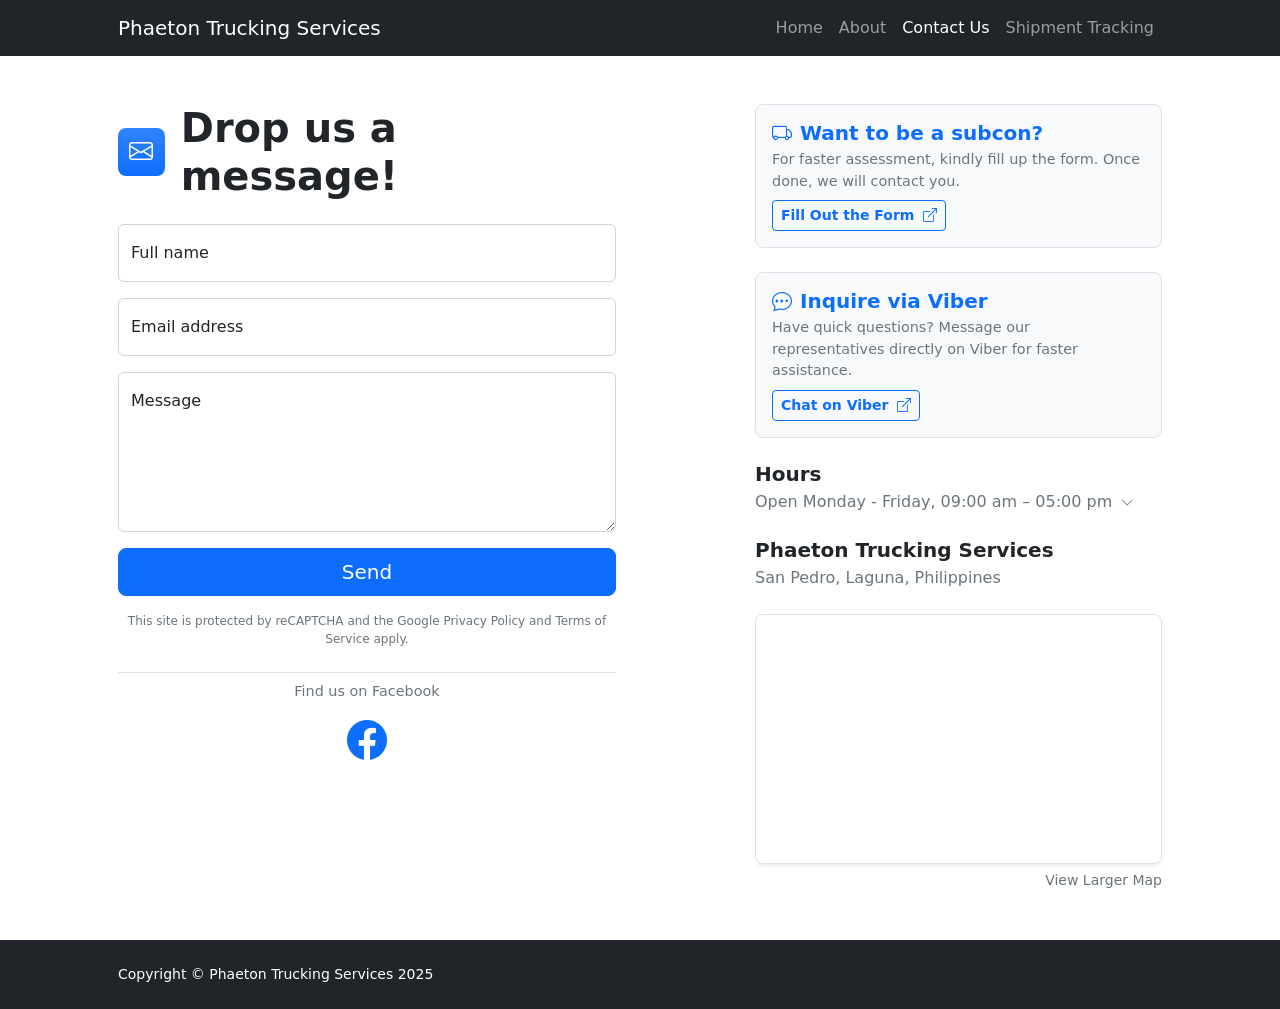
<file: contact-us.html>
<!DOCTYPE html>
<html lang="en">
 <head>
        <meta charset="utf-8" />
        <meta name="viewport" content="width=device-width, initial-scale=1, shrink-to-fit=no" />
        <meta name="description" content="Phaeton Trucking Services - Smart Logistics. Total Transparency. Zero Hassle." />
        <meta name="author" content="" />
        <title>Phaeton Trucking Services</title>
        <link rel="icon" type="image/x-icon" href="assets/favicon.ico" />
        <link href="https://cdn.jsdelivr.net/npm/bootstrap-icons@1.5.0/font/bootstrap-icons.css" rel="stylesheet" />
        <link href="https://cdn.jsdelivr.net/npm/bootstrap@5.2.3/dist/css/bootstrap.min.css" rel="stylesheet" />
        <link href="css/styles.css" rel="stylesheet" />
    </head>
    <body class="d-flex flex-column h-100">
        <main class="flex-shrink-0">
            <nav class="navbar navbar-expand-lg navbar-dark bg-dark">
                <div class="container px-5">
                    <a class="navbar-brand" href="index.html">Phaeton Trucking Services</a>
                    <button class="navbar-toggler" type="button" data-bs-toggle="collapse" data-bs-target="#navbarSupportedContent" aria-controls="navbarSupportedContent" aria-expanded="false" aria-label="Toggle navigation"><span class="navbar-toggler-icon"></span></button>
                    <div class="collapse navbar-collapse" id="navbarSupportedContent">
                        <ul class="navbar-nav ms-auto mb-2 mb-lg-0">
                            <li class="nav-item"><a class="nav-link" href="index.html">Home</a></li>
                            <li class="nav-item"><a class="nav-link" href="about.html">About</a></li>
                            <li class="nav-item"><a class="nav-link active" href="contact-us.html">Contact Us</a></li>
                            <li class="nav-item"><a class="nav-link" href="shipment.html">Shipment Tracking</a></li>
                        </ul>
                    </div>
                </div>
            </nav>
            <section class="py-5">
                <div class="container px-5">
                    
                    <div class="row gx-5 justify-content-between align-items-start">
                        
                        <div class="col-lg-6 mb-5 mb-lg-0">
                            
                            <div class="d-flex align-items-center mb-4" style="min-height: 48px;">
                                <div class="feature bg-primary bg-gradient text-white rounded-3 me-3">
                                    <i class="bi bi-envelope"></i>
                                </div>
                                <h1 class="fw-bolder mb-0">Drop us a message!</h1>
                            </div>
                            
                            <div class="alert alert-success d-none" id="successAlert" role="alert">
                                <i class="bi bi-check-circle-fill me-2"></i> Message sent successfully! We'll get back to you soon.
                            </div>

                            <div class="alert alert-danger d-none" id="errorAlert" role="alert">
                                <i class="bi bi-exclamation-triangle-fill me-2"></i> Oops! There was a problem submitting your form.
                            </div>
                            
                            <form action="https://formspree.io/f/xdapwoln" method="POST" id="customContactForm">
                                <div class="form-floating mb-3">
                                    <input class="form-control" id="name" name="name" type="text" placeholder="Enter your name..." required />
                                    <label for="name">Full name</label>
                                </div>
                                <div class="form-floating mb-3">
                                    <input class="form-control" id="email" name="email" type="email" placeholder="name@example.com" required />
                                    <label for="email">Email address</label>
                                </div>
                                <div class="form-floating mb-3">
                                    <textarea class="form-control" id="message" name="message" type="text" placeholder="Enter your message here..." style="height: 10rem" required></textarea>
                                    <label for="message">Message</label>
                                </div>
                                <div class="d-grid">
                                    <button class="btn btn-primary btn-lg" id="submitButton" type="submit">Send</button>
                                </div>
                                <div class="text-center text-muted mt-3" style="font-size: 0.75rem;">
                                    This site is protected by reCAPTCHA and the Google Privacy Policy and Terms of Service apply.
                                </div>
                                                                                                        
                                <div class="text-center mt-4 pt-2 border-top">
                                    <p class="text-muted mb-2" style="font-size: 0.9rem;">Find us on Facebook</p>
                                    <a href="https://www.facebook.com/phaetontrucking/" target="_blank" rel="noopener noreferrer" class="text-primary fb-link">
                                        <i class="bi bi-facebook" style="font-size: 2.5rem;"></i>
                                    </a>
                                </div>

                            </form>
                        </div>

                        <div class="col-lg-5">

                             <div class="p-3 mb-4 bg-light border rounded-3">
                                <h5 class="fw-bold text-primary mb-1"><i class="bi bi-truck me-2"></i>Want to be a subcon?</h5>
                                <p class="text-muted mb-2" style="font-size: 0.9rem;">
                                    For faster assessment, kindly fill up the form. Once done, we will contact you.
                                </p>
                                <a href="https://forms.gle/QiefYBMNSaw7hMtJ8" target="_blank" rel="noopener noreferrer" class="btn btn-outline-primary btn-sm fw-bold">
                                    Fill Out the Form <i class="bi bi-box-arrow-up-right ms-1"></i>
                                </a>
                            </div>
                            
                             <div class="p-3 mb-4 bg-light border rounded-3">
                                <h5 class="fw-bold text-primary mb-1"><i class="bi bi-chat-dots me-2"></i>Inquire via Viber</h5>
                                <p class="text-muted mb-2" style="font-size: 0.9rem;">
                                    Have quick questions? Message our representatives directly on Viber for faster assistance.
                                </p>
                                
                                <a href="viber://chat?number=639360552674" class="btn btn-outline-primary btn-sm fw-bold">
                                    Chat on Viber <i class="bi bi-box-arrow-up-right ms-1"></i>
                                </a>
                            </div>
                                <h4 class="h5 fw-bold mb-1">Hours</h4>
                                <div class="text-muted mb-4">
                                    Open Monday - Friday, 09:00 am – 05:00 pm 
                                    <i class="bi bi-chevron-down ms-1" style="font-size: 0.8rem;"></i>
                                </div>
                                <h4 class="h5 fw-bold mb-1">Phaeton Trucking Services</h4>
                            <p class="text-muted mb-4">San Pedro, Laguna, Philippines</p>
                         
                          <div class="rounded-3 shadow-sm border overflow-hidden position-relative" style="height: 250px; width: 100%;">
    
                                <div style="position: absolute; top: 0; left: 0; width: 100%; height: 100%; z-index: 10; cursor: default;"></div>
                                
                                <iframe 
                                    src="https://www.openstreetmap.org/export/embed.html?bbox=121.0305,14.3328,121.0705,14.3728&layer=mapnik&marker=14.352769726363977,121.05046662493321" 
                                    style="border: none; width: 100%; height: 100%;" 
                                    allowfullscreen="" 
                                    loading="lazy">
                                </iframe>
                            </div>
                            <div class="text-end mt-1">
                                <small><a href="https://www.openstreetmap.org/?mlat=14.352769726363977&mlon=121.05046662493321#map=15/14.352769726363977/121.05046662493321" target="_blank" class="text-muted text-decoration-none">View Larger Map</a></small>
                            </div>
                        </div>
                        
                    </div>
                </div>
            </section>
        </main>

        <footer class="bg-dark py-4 mt-auto">
            <div class="container px-5">
                <div class="row align-items-center justify-content-between flex-column flex-sm-row">
                    <div class="col-auto"><div class="small m-0 text-white">Copyright &copy; Phaeton Trucking Services 2025</div></div>
                </div>
            </div>
        </footer>

        <script src="https://cdn.jsdelivr.net/npm/bootstrap@5.2.3/dist/js/bootstrap.bundle.min.js"></script>

        <script>
            const customForm = document.getElementById('customContactForm');
            const successAlert = document.getElementById('successAlert');
            const errorAlert = document.getElementById('errorAlert');
            const submitBtn = document.getElementById('submitButton');

            customForm.addEventListener('submit', function(e) {
                e.preventDefault(); 
                
                successAlert.classList.add('d-none');
                errorAlert.classList.add('d-none');
                
                submitBtn.disabled = true;
                submitBtn.innerText = "Sending...";

                const data = new FormData(customForm);

                fetch(customForm.action, {
                    method: 'POST',
                    body: data,
                    headers: {
                        'Accept': 'application/json'
                    }
                })
                .then(response => {
                    if (response.ok) {
                        successAlert.classList.remove('d-none');
                        customForm.reset(); 
                    } else {
                        errorAlert.classList.remove('d-none');
                    }
                })
                .catch(error => {
                    errorAlert.classList.remove('d-none');
                })
                .finally(() => {
                    submitBtn.disabled = false;
                    submitBtn.innerText = "Send";
                });
            });
        </script>
    </body>
</html>
</file>
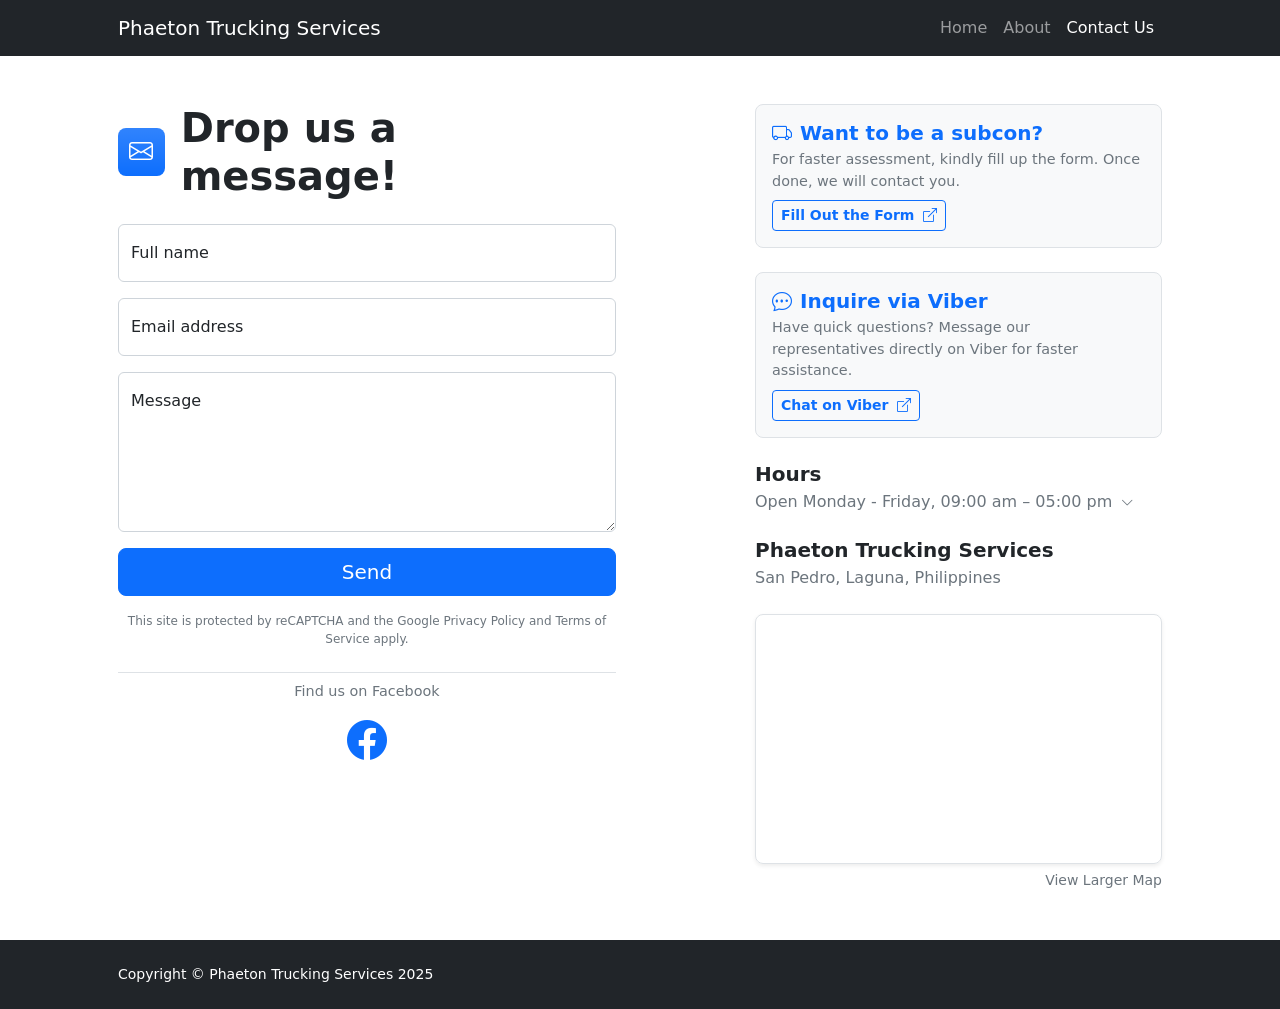
<file: contact.html>
<!DOCTYPE html>
<html lang="en">
 <head>
        <meta charset="utf-8" />
        <meta name="viewport" content="width=device-width, initial-scale=1, shrink-to-fit=no" />
        <meta name="description" content="Phaeton Trucking Services - Smart Logistics. Total Transparency. Zero Hassle." />
        <meta name="author" content="" />
        <title>Phaeton Trucking Services</title>
        <link rel="icon" type="image/x-icon" href="assets/favicon.ico" />
        <link href="https://cdn.jsdelivr.net/npm/bootstrap-icons@1.5.0/font/bootstrap-icons.css" rel="stylesheet" />
        <link href="https://cdn.jsdelivr.net/npm/bootstrap@5.2.3/dist/css/bootstrap.min.css" rel="stylesheet" />
        <link href="css/styles.css" rel="stylesheet" />
    </head>
    <body class="d-flex flex-column h-100">
        <main class="flex-shrink-0">
            <nav class="navbar navbar-expand-lg navbar-dark bg-dark">
                <div class="container px-5">
                    <a class="navbar-brand" href="/">Phaeton Trucking Services</a>
                    <button class="navbar-toggler" type="button" data-bs-toggle="collapse" data-bs-target="#navbarSupportedContent" aria-controls="navbarSupportedContent" aria-expanded="false" aria-label="Toggle navigation"><span class="navbar-toggler-icon"></span></button>
                    <div class="collapse navbar-collapse" id="navbarSupportedContent">
                        <ul class="navbar-nav ms-auto mb-2 mb-lg-0">
                            <li class="nav-item"><a class="nav-link" href="/">Home</a></li>
                            <li class="nav-item"><a class="nav-link" href="/about">About</a></li>
                            <li class="nav-item"><a class="nav-link active" href="/contact">Contact Us</a></li>
                        </ul>
                    </div>
                </div>
            </nav>
            <section class="py-5">
                <div class="container px-5">
                    
                    <div class="row gx-5 justify-content-between align-items-start">
                        
                        <div class="col-lg-6 mb-5 mb-lg-0">
                            
                            <div class="d-flex align-items-center mb-4" style="min-height: 48px;">
                                <div class="feature bg-primary bg-gradient text-white rounded-3 me-3">
                                    <i class="bi bi-envelope"></i>
                                </div>
                                <h1 class="fw-bolder mb-0">Drop us a message!</h1>
                            </div>
                            
                            <div class="alert alert-success d-none" id="successAlert" role="alert">
                                <i class="bi bi-check-circle-fill me-2"></i> Message sent successfully! We'll get back to you soon.
                            </div>

                            <div class="alert alert-danger d-none" id="errorAlert" role="alert">
                                <i class="bi bi-exclamation-triangle-fill me-2"></i> Oops! There was a problem submitting your form.
                            </div>
                            
                            <form action="https://formspree.io/f/xdapwoln" method="POST" id="customContactForm">
                                <div class="form-floating mb-3">
                                    <input class="form-control" id="name" name="name" type="text" placeholder="Enter your name..." required />
                                    <label for="name">Full name</label>
                                </div>
                                <div class="form-floating mb-3">
                                    <input class="form-control" id="email" name="email" type="email" placeholder="name@example.com" required />
                                    <label for="email">Email address</label>
                                </div>
                                <div class="form-floating mb-3">
                                    <textarea class="form-control" id="message" name="message" type="text" placeholder="Enter your message here..." style="height: 10rem" required></textarea>
                                    <label for="message">Message</label>
                                </div>
                                <div class="d-grid">
                                    <button class="btn btn-primary btn-lg" id="submitButton" type="submit">Send</button>
                                </div>
                                <div class="text-center text-muted mt-3" style="font-size: 0.75rem;">
                                    This site is protected by reCAPTCHA and the Google Privacy Policy and Terms of Service apply.
                                </div>
                                                                            
                                <div class="text-center mt-4 pt-2 border-top">
                                    <p class="text-muted mb-2" style="font-size: 0.9rem;">Find us on Facebook</p>
                                    <a href="https://www.facebook.com/phaetontrucking/" target="_blank" rel="noopener noreferrer" class="text-primary fb-link">
                                        <i class="bi bi-facebook" style="font-size: 2.5rem;"></i>
                                    </a>
                                </div>

                            </form>
                        </div>

                        <div class="col-lg-5">

                             <div class="p-3 mb-4 bg-light border rounded-3">
                                <h5 class="fw-bold text-primary mb-1"><i class="bi bi-truck me-2"></i>Want to be a subcon?</h5>
                                <p class="text-muted mb-2" style="font-size: 0.9rem;">
                                    For faster assessment, kindly fill up the form. Once done, we will contact you.
                                </p>
                                <a href="https://forms.gle/QiefYBMNSaw7hMtJ8" target="_blank" rel="noopener noreferrer" class="btn btn-outline-primary btn-sm fw-bold">
                                    Fill Out the Form <i class="bi bi-box-arrow-up-right ms-1"></i>
                                </a>
                            </div>
                            
                             <div class="p-3 mb-4 bg-light border rounded-3">
                                <h5 class="fw-bold text-primary mb-1"><i class="bi bi-chat-dots me-2"></i>Inquire via Viber</h5>
                                <p class="text-muted mb-2" style="font-size: 0.9rem;">
                                    Have quick questions? Message our representatives directly on Viber for faster assistance.
                                </p>
                                
                                <a href="viber://chat?number=639360552674" class="btn btn-outline-primary btn-sm fw-bold">
                                    Chat on Viber <i class="bi bi-box-arrow-up-right ms-1"></i>
                                </a>
                            </div>
                                <h4 class="h5 fw-bold mb-1">Hours</h4>
                                <div class="text-muted mb-4">
                                    Open Monday - Friday, 09:00 am – 05:00 pm 
                                    <i class="bi bi-chevron-down ms-1" style="font-size: 0.8rem;"></i>
                                </div>
                                <h4 class="h5 fw-bold mb-1">Phaeton Trucking Services</h4>
                            <p class="text-muted mb-4">San Pedro, Laguna, Philippines</p>
                         
                          <div class="rounded-3 shadow-sm border overflow-hidden position-relative" style="height: 250px; width: 100%;">
    
                                <div style="position: absolute; top: 0; left: 0; width: 100%; height: 100%; z-index: 10; cursor: default;"></div>
                                
                                <iframe 
                                    src="https://www.openstreetmap.org/export/embed.html?bbox=121.0305,14.3328,121.0705,14.3728&layer=mapnik&marker=14.352769726363977,121.05046662493321" 
                                    style="border: none; width: 100%; height: 100%;" 
                                    allowfullscreen="" 
                                    loading="lazy">
                                </iframe>
                            </div>
                            <div class="text-end mt-1">
                                <small><a href="https://www.openstreetmap.org/?mlat=14.352769726363977&mlon=121.05046662493321#map=15/14.352769726363977/121.05046662493321" target="_blank" class="text-muted text-decoration-none">View Larger Map</a></small>
                            </div>
                        </div>
                        
                    </div>
                </div>
            </section>
        </main>

        <footer class="bg-dark py-4 mt-auto">
            <div class="container px-5">
                <div class="row align-items-center justify-content-between flex-column flex-sm-row">
                    <div class="col-auto"><div class="small m-0 text-white">Copyright &copy; Phaeton Trucking Services 2025</div></div>
                </div>
            </div>
        </footer>

        <script src="https://cdn.jsdelivr.net/npm/bootstrap@5.2.3/dist/js/bootstrap.bundle.min.js"></script>

        <script>
            const customForm = document.getElementById('customContactForm');
            const successAlert = document.getElementById('successAlert');
            const errorAlert = document.getElementById('errorAlert');
            const submitBtn = document.getElementById('submitButton');

            customForm.addEventListener('submit', function(e) {
                e.preventDefault(); 
                
                successAlert.classList.add('d-none');
                errorAlert.classList.add('d-none');
                
                submitBtn.disabled = true;
                submitBtn.innerText = "Sending...";

                const data = new FormData(customForm);

                fetch(customForm.action, {
                    method: 'POST',
                    body: data,
                    headers: {
                        'Accept': 'application/json'
                    }
                })
                .then(response => {
                    if (response.ok) {
                        successAlert.classList.remove('d-none');
                        customForm.reset(); 
                    } else {
                        errorAlert.classList.remove('d-none');
                    }
                })
                .catch(error => {
                    errorAlert.classList.remove('d-none');
                })
                .finally(() => {
                    submitBtn.disabled = false;
                    submitBtn.innerText = "Send";
                });
            });
        </script>
    </body>
</html>
</file>
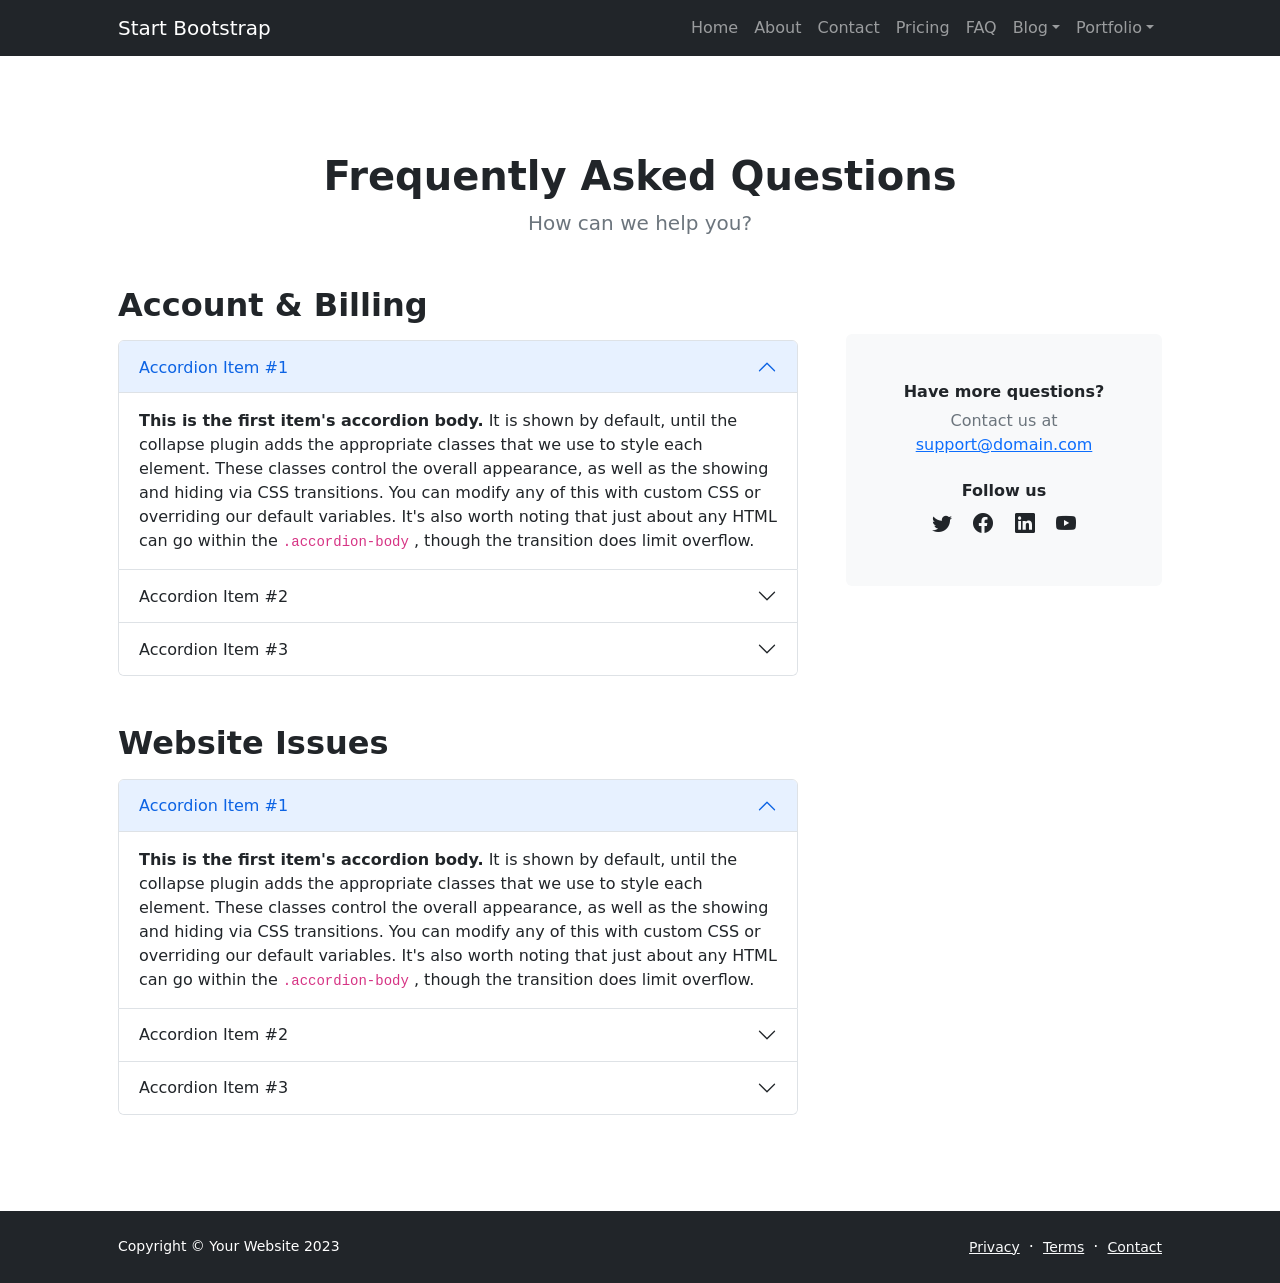
<file: faq.html>
<!DOCTYPE html>
<html lang="en">
    <head>
        <meta charset="utf-8" />
        <meta name="viewport" content="width=device-width, initial-scale=1, shrink-to-fit=no" />
        <meta name="description" content="" />
        <meta name="author" content="" />
        <title>Modern Business - Start Bootstrap Template</title>
        <!-- Favicon-->
        <link rel="icon" type="image/x-icon" href="assets/favicon.ico" />
        <!-- Bootstrap icons-->
        <link href="https://cdn.jsdelivr.net/npm/bootstrap-icons@1.5.0/font/bootstrap-icons.css" rel="stylesheet" />
        <!-- Core theme CSS (includes Bootstrap)-->
        <link href="css/styles.css" rel="stylesheet" />
    </head>
    <body class="d-flex flex-column h-100">
        <main class="flex-shrink-0">
            <!-- Navigation-->
            <nav class="navbar navbar-expand-lg navbar-dark bg-dark">
                <div class="container px-5">
                    <a class="navbar-brand" href="index.html">Start Bootstrap</a>
                    <button class="navbar-toggler" type="button" data-bs-toggle="collapse" data-bs-target="#navbarSupportedContent" aria-controls="navbarSupportedContent" aria-expanded="false" aria-label="Toggle navigation"><span class="navbar-toggler-icon"></span></button>
                    <div class="collapse navbar-collapse" id="navbarSupportedContent">
                        <ul class="navbar-nav ms-auto mb-2 mb-lg-0">
                            <li class="nav-item"><a class="nav-link" href="index.html">Home</a></li>
                            <li class="nav-item"><a class="nav-link" href="about.html">About</a></li>
                            <li class="nav-item"><a class="nav-link" href="contact.html">Contact</a></li>
                            <li class="nav-item"><a class="nav-link" href="pricing.html">Pricing</a></li>
                            <li class="nav-item"><a class="nav-link" href="faq.html">FAQ</a></li>
                            <li class="nav-item dropdown">
                                <a class="nav-link dropdown-toggle" id="navbarDropdownBlog" href="#" role="button" data-bs-toggle="dropdown" aria-expanded="false">Blog</a>
                                <ul class="dropdown-menu dropdown-menu-end" aria-labelledby="navbarDropdownBlog">
                                    <li><a class="dropdown-item" href="blog-home.html">Blog Home</a></li>
                                    <li><a class="dropdown-item" href="blog-post.html">Blog Post</a></li>
                                </ul>
                            </li>
                            <li class="nav-item dropdown">
                                <a class="nav-link dropdown-toggle" id="navbarDropdownPortfolio" href="#" role="button" data-bs-toggle="dropdown" aria-expanded="false">Portfolio</a>
                                <ul class="dropdown-menu dropdown-menu-end" aria-labelledby="navbarDropdownPortfolio">
                                    <li><a class="dropdown-item" href="portfolio-overview.html">Portfolio Overview</a></li>
                                    <li><a class="dropdown-item" href="portfolio-item.html">Portfolio Item</a></li>
                                </ul>
                            </li>
                        </ul>
                    </div>
                </div>
            </nav>
            <!-- Page Content-->
            <section class="py-5">
                <div class="container px-5 my-5">
                    <div class="text-center mb-5">
                        <h1 class="fw-bolder">Frequently Asked Questions</h1>
                        <p class="lead fw-normal text-muted mb-0">How can we help you?</p>
                    </div>
                    <div class="row gx-5">
                        <div class="col-xl-8">
                            <!-- FAQ Accordion 1-->
                            <h2 class="fw-bolder mb-3">Account &amp; Billing</h2>
                            <div class="accordion mb-5" id="accordionExample">
                                <div class="accordion-item">
                                    <h3 class="accordion-header" id="headingOne"><button class="accordion-button" type="button" data-bs-toggle="collapse" data-bs-target="#collapseOne" aria-expanded="true" aria-controls="collapseOne">Accordion Item #1</button></h3>
                                    <div class="accordion-collapse collapse show" id="collapseOne" aria-labelledby="headingOne" data-bs-parent="#accordionExample">
                                        <div class="accordion-body">
                                            <strong>This is the first item's accordion body.</strong>
                                            It is shown by default, until the collapse plugin adds the appropriate classes that we use to style each element. These classes control the overall appearance, as well as the showing and hiding via CSS transitions. You can modify any of this with custom CSS or overriding our default variables. It's also worth noting that just about any HTML can go within the
                                            <code>.accordion-body</code>
                                            , though the transition does limit overflow.
                                        </div>
                                    </div>
                                </div>
                                <div class="accordion-item">
                                    <h3 class="accordion-header" id="headingTwo"><button class="accordion-button collapsed" type="button" data-bs-toggle="collapse" data-bs-target="#collapseTwo" aria-expanded="false" aria-controls="collapseTwo">Accordion Item #2</button></h3>
                                    <div class="accordion-collapse collapse" id="collapseTwo" aria-labelledby="headingTwo" data-bs-parent="#accordionExample">
                                        <div class="accordion-body">
                                            <strong>This is the second item's accordion body.</strong>
                                            It is hidden by default, until the collapse plugin adds the appropriate classes that we use to style each element. These classes control the overall appearance, as well as the showing and hiding via CSS transitions. You can modify any of this with custom CSS or overriding our default variables. It's also worth noting that just about any HTML can go within the
                                            <code>.accordion-body</code>
                                            , though the transition does limit overflow.
                                        </div>
                                    </div>
                                </div>
                                <div class="accordion-item">
                                    <h3 class="accordion-header" id="headingThree"><button class="accordion-button collapsed" type="button" data-bs-toggle="collapse" data-bs-target="#collapseThree" aria-expanded="false" aria-controls="collapseThree">Accordion Item #3</button></h3>
                                    <div class="accordion-collapse collapse" id="collapseThree" aria-labelledby="headingThree" data-bs-parent="#accordionExample">
                                        <div class="accordion-body">
                                            <strong>This is the third item's accordion body.</strong>
                                            It is hidden by default, until the collapse plugin adds the appropriate classes that we use to style each element. These classes control the overall appearance, as well as the showing and hiding via CSS transitions. You can modify any of this with custom CSS or overriding our default variables. It's also worth noting that just about any HTML can go within the
                                            <code>.accordion-body</code>
                                            , though the transition does limit overflow.
                                        </div>
                                    </div>
                                </div>
                            </div>
                            <!-- FAQ Accordion 2-->
                            <h2 class="fw-bolder mb-3">Website Issues</h2>
                            <div class="accordion mb-5 mb-xl-0" id="accordionExample2">
                                <div class="accordion-item">
                                    <h3 class="accordion-header" id="headingOne"><button class="accordion-button" type="button" data-bs-toggle="collapse" data-bs-target="#collapseOne2" aria-expanded="true" aria-controls="collapseOne2">Accordion Item #1</button></h3>
                                    <div class="accordion-collapse collapse show" id="collapseOne2" aria-labelledby="headingOne" data-bs-parent="#accordionExample2">
                                        <div class="accordion-body">
                                            <strong>This is the first item's accordion body.</strong>
                                            It is shown by default, until the collapse plugin adds the appropriate classes that we use to style each element. These classes control the overall appearance, as well as the showing and hiding via CSS transitions. You can modify any of this with custom CSS or overriding our default variables. It's also worth noting that just about any HTML can go within the
                                            <code>.accordion-body</code>
                                            , though the transition does limit overflow.
                                        </div>
                                    </div>
                                </div>
                                <div class="accordion-item">
                                    <h3 class="accordion-header" id="headingTwo"><button class="accordion-button collapsed" type="button" data-bs-toggle="collapse" data-bs-target="#collapseTwo2" aria-expanded="false" aria-controls="collapseTwo2">Accordion Item #2</button></h3>
                                    <div class="accordion-collapse collapse" id="collapseTwo2" aria-labelledby="headingTwo" data-bs-parent="#accordionExample2">
                                        <div class="accordion-body">
                                            <strong>This is the second item's accordion body.</strong>
                                            It is hidden by default, until the collapse plugin adds the appropriate classes that we use to style each element. These classes control the overall appearance, as well as the showing and hiding via CSS transitions. You can modify any of this with custom CSS or overriding our default variables. It's also worth noting that just about any HTML can go within the
                                            <code>.accordion-body</code>
                                            , though the transition does limit overflow.
                                        </div>
                                    </div>
                                </div>
                                <div class="accordion-item">
                                    <h3 class="accordion-header" id="headingThree"><button class="accordion-button collapsed" type="button" data-bs-toggle="collapse" data-bs-target="#collapseThree2" aria-expanded="false" aria-controls="collapseThree2">Accordion Item #3</button></h3>
                                    <div class="accordion-collapse collapse" id="collapseThree2" aria-labelledby="headingThree" data-bs-parent="#accordionExample2">
                                        <div class="accordion-body">
                                            <strong>This is the third item's accordion body.</strong>
                                            It is hidden by default, until the collapse plugin adds the appropriate classes that we use to style each element. These classes control the overall appearance, as well as the showing and hiding via CSS transitions. You can modify any of this with custom CSS or overriding our default variables. It's also worth noting that just about any HTML can go within the
                                            <code>.accordion-body</code>
                                            , though the transition does limit overflow.
                                        </div>
                                    </div>
                                </div>
                            </div>
                        </div>
                        <div class="col-xl-4">
                            <div class="card border-0 bg-light mt-xl-5">
                                <div class="card-body p-4 py-lg-5">
                                    <div class="d-flex align-items-center justify-content-center">
                                        <div class="text-center">
                                            <div class="h6 fw-bolder">Have more questions?</div>
                                            <p class="text-muted mb-4">
                                                Contact us at
                                                <br />
                                                <a href="#!">support@domain.com</a>
                                            </p>
                                            <div class="h6 fw-bolder">Follow us</div>
                                            <a class="fs-5 px-2 link-dark" href="#!"><i class="bi-twitter"></i></a>
                                            <a class="fs-5 px-2 link-dark" href="#!"><i class="bi-facebook"></i></a>
                                            <a class="fs-5 px-2 link-dark" href="#!"><i class="bi-linkedin"></i></a>
                                            <a class="fs-5 px-2 link-dark" href="#!"><i class="bi-youtube"></i></a>
                                        </div>
                                    </div>
                                </div>
                            </div>
                        </div>
                    </div>
                </div>
            </section>
        </main>
        <!-- Footer-->
        <footer class="bg-dark py-4 mt-auto">
            <div class="container px-5">
                <div class="row align-items-center justify-content-between flex-column flex-sm-row">
                    <div class="col-auto"><div class="small m-0 text-white">Copyright &copy; Your Website 2023</div></div>
                    <div class="col-auto">
                        <a class="link-light small" href="#!">Privacy</a>
                        <span class="text-white mx-1">&middot;</span>
                        <a class="link-light small" href="#!">Terms</a>
                        <span class="text-white mx-1">&middot;</span>
                        <a class="link-light small" href="#!">Contact</a>
                    </div>
                </div>
            </div>
        </footer>
        <!-- Bootstrap core JS-->
        <script src="https://cdn.jsdelivr.net/npm/bootstrap@5.2.3/dist/js/bootstrap.bundle.min.js"></script>
        <!-- Core theme JS-->
        <script src="js/scripts.js"></script>
    </body>
</html>
</file>
